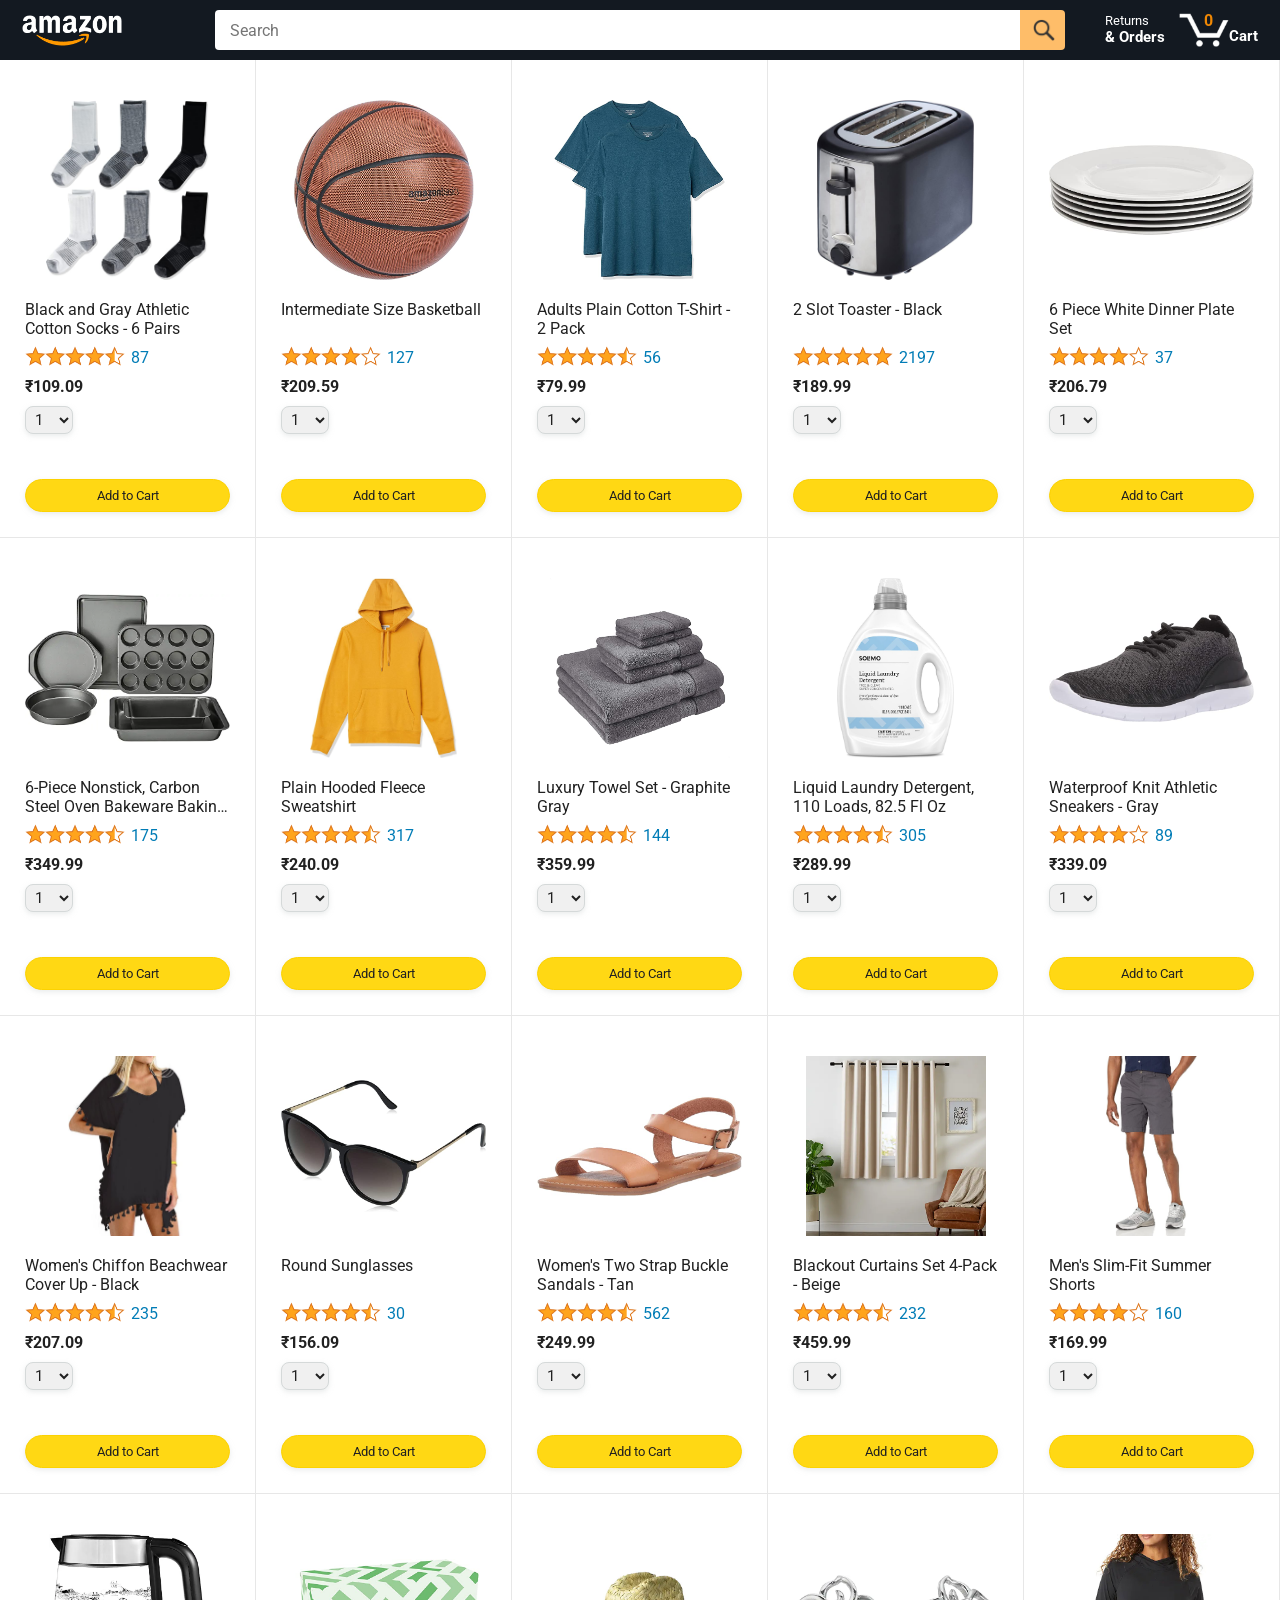
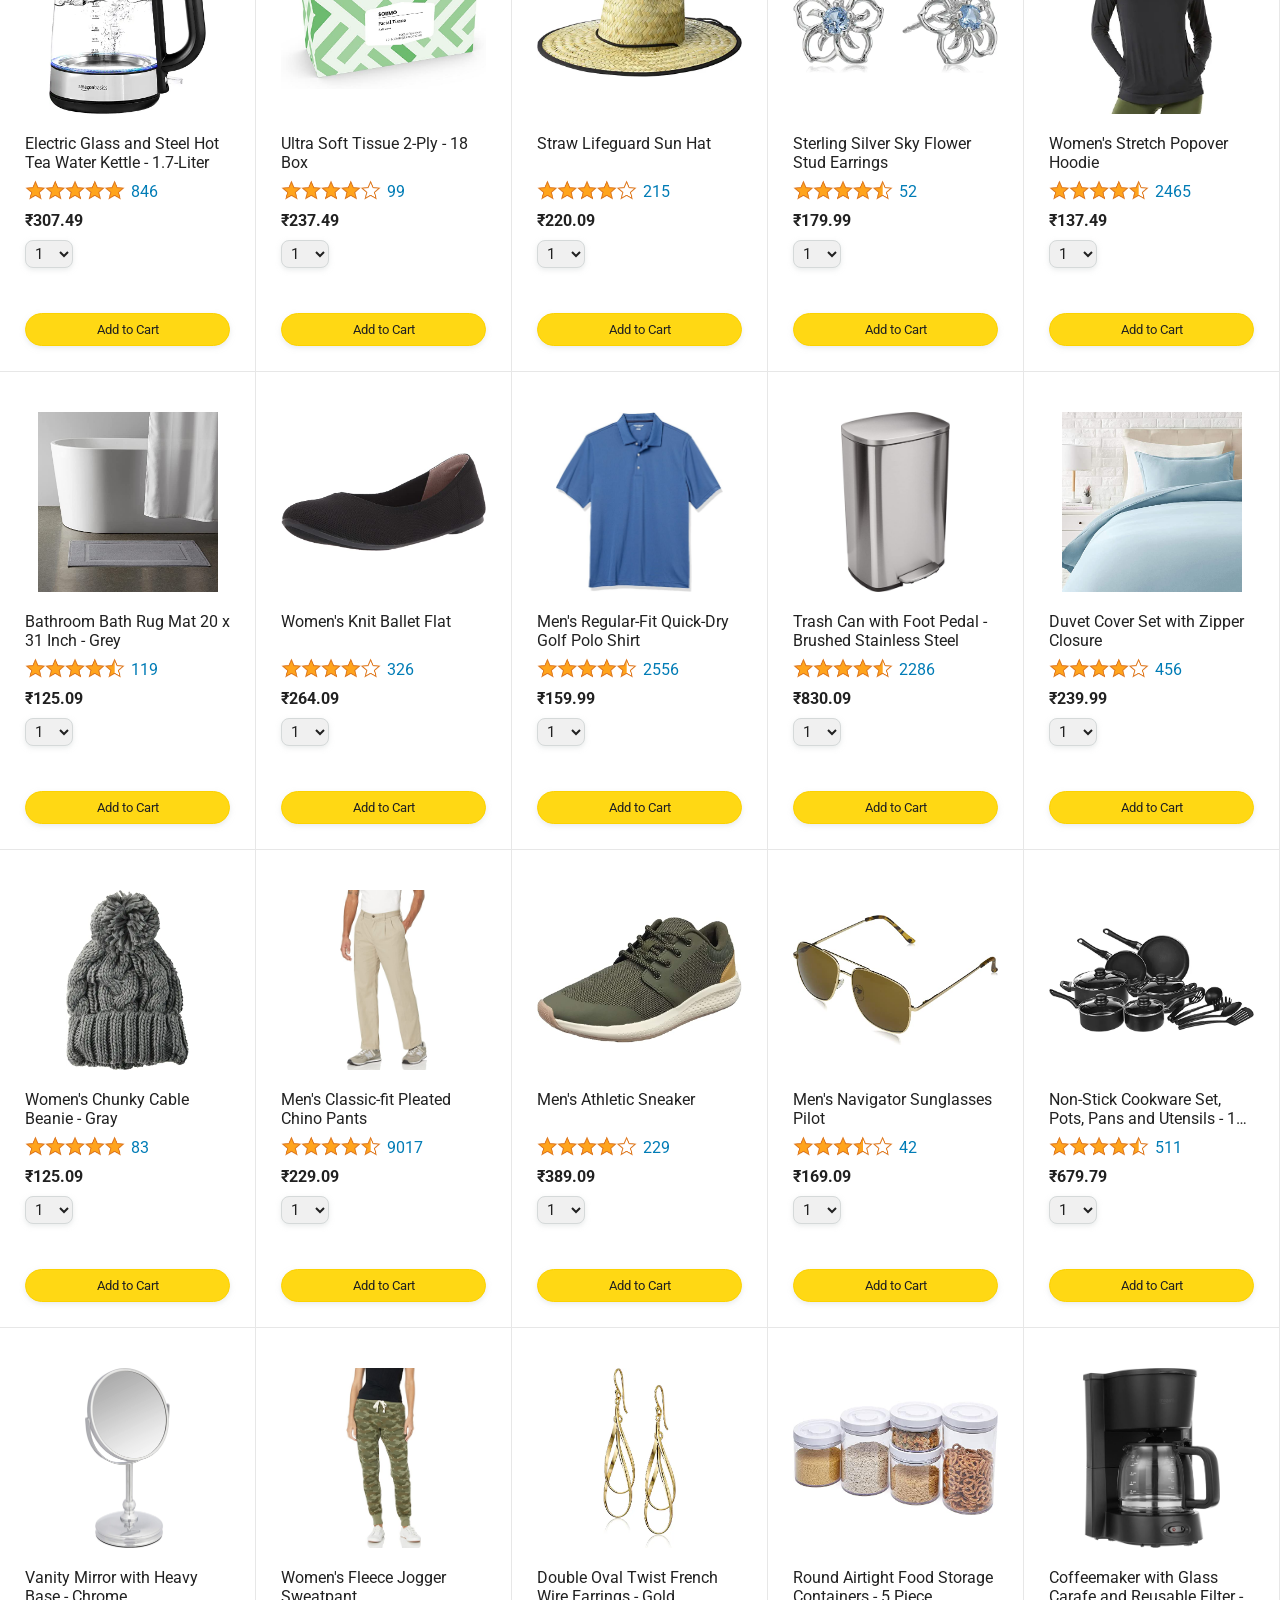
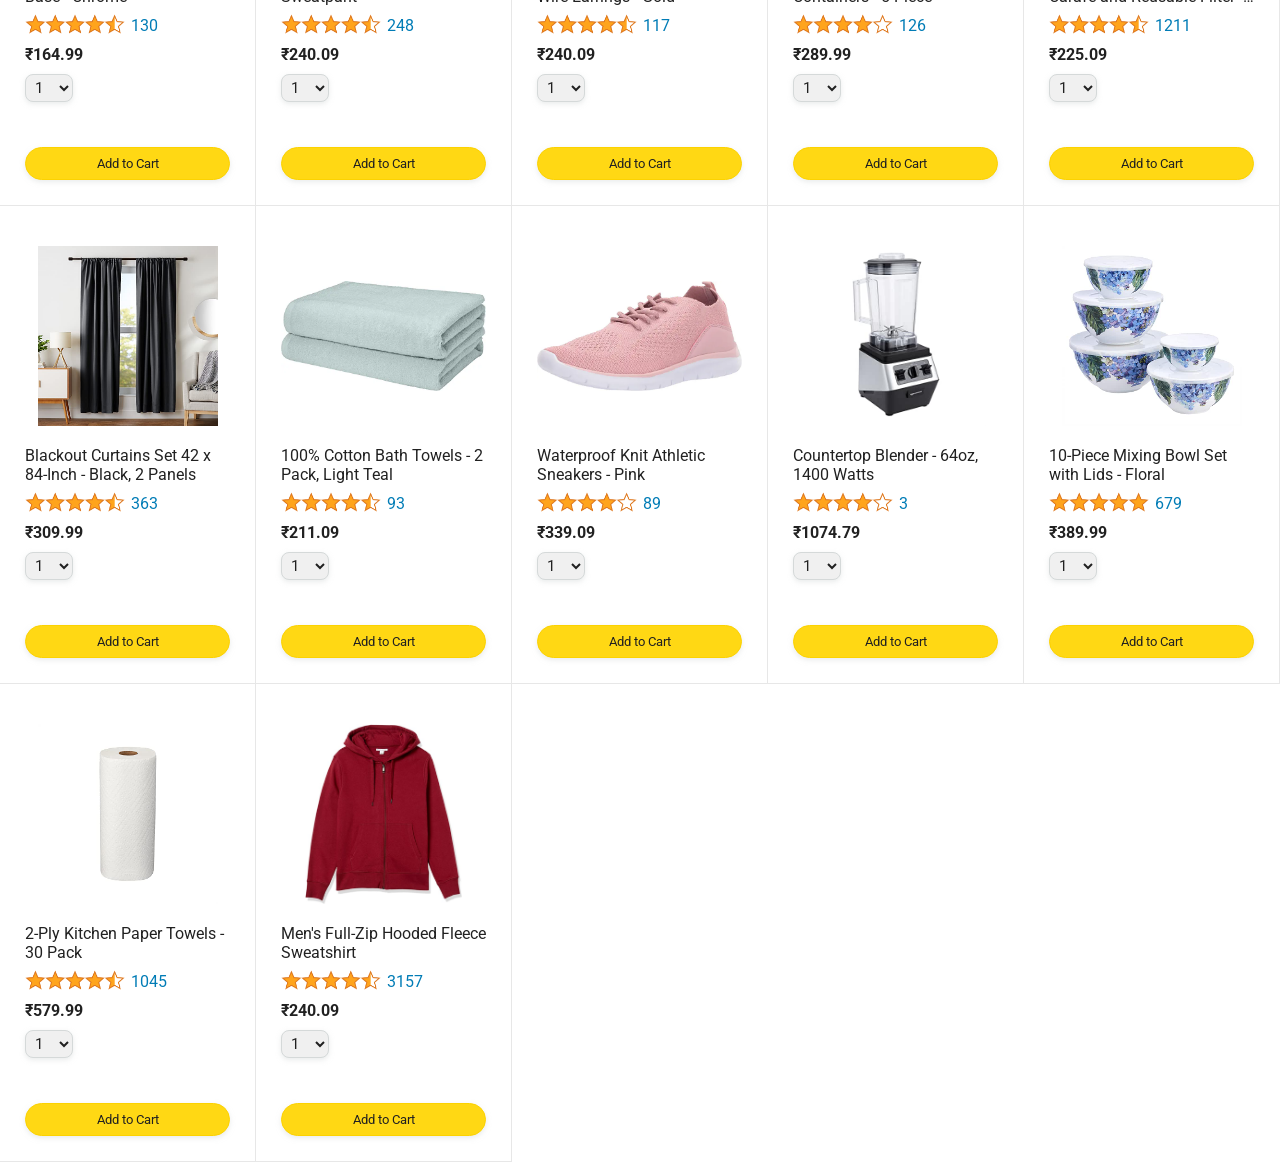
<file: index.html>
<!DOCTYPE html>
<html>
  <head>
    <title>Amazon Project</title>

    <!-- This code is needed for responsive design to work.
      (Responsive design = make the website look good on
      smaller screen sizes like a phone or a tablet). -->
    <meta name="viewport" content="width=device-width, initial-scale=1">

    <!-- Load a font called Roboto from Google Fonts. -->
    <link rel="preconnect" href="https://fonts.googleapis.com">
    <link rel="preconnect" href="https://fonts.gstatic.com" crossorigin>
    <link href="https://fonts.googleapis.com/css2?family=Roboto:wght@400;500;700&display=swap" rel="stylesheet">

    <!-- Here are the CSS files for this page. -->
    <link rel="stylesheet" href="styles/shared/general.css">
    <link rel="stylesheet" href="styles/shared/amazon-header.css">
    <link rel="stylesheet" href="styles/pages/amazon.css">
  </head>
  <body>
    <div class="amazon-header">
      <div class="amazon-header-left-section">
        <a href="index.html" class="header-link">
          <img class="amazon-logo"
            src="images/amazon-logo-white.png">
          <img class="amazon-mobile-logo"
            src="images/amazon-mobile-logo-white.png">
        </a>
      </div>

      <div class="amazon-header-middle-section">
        <input class="search-bar" type="text" placeholder="Search">

        <button class="search-button">
          <img class="search-icon" src="images/icons/search-icon.png">
        </button>
      </div>

      <div class="amazon-header-right-section">
        <a class="orders-link header-link" href="orders.html">
          <span class="returns-text">Returns</span>
          <span class="orders-text">& Orders</span>
        </a>

        <a class="cart-link header-link" href="checkout.html">
          <img class="cart-icon" src="images/icons/cart-icon.png">
          <div class="cart-quantity js-cart-quantity">0</div>
          <div class="cart-text">Cart</div>
        </a>
      </div>
    </div>

    <div class="main">
      <div class="products-grid js-products-grid">
      </div>
    </div>

<!--     <div>
       <a href="./index.html">
    <img src="amazon-logo.png" alt="Amazon Logo" id="logo" />
  </a>
    </div> -->

    <script type="module" src="scripts/amazon.js"></script>
  </body>
</html>
</file>
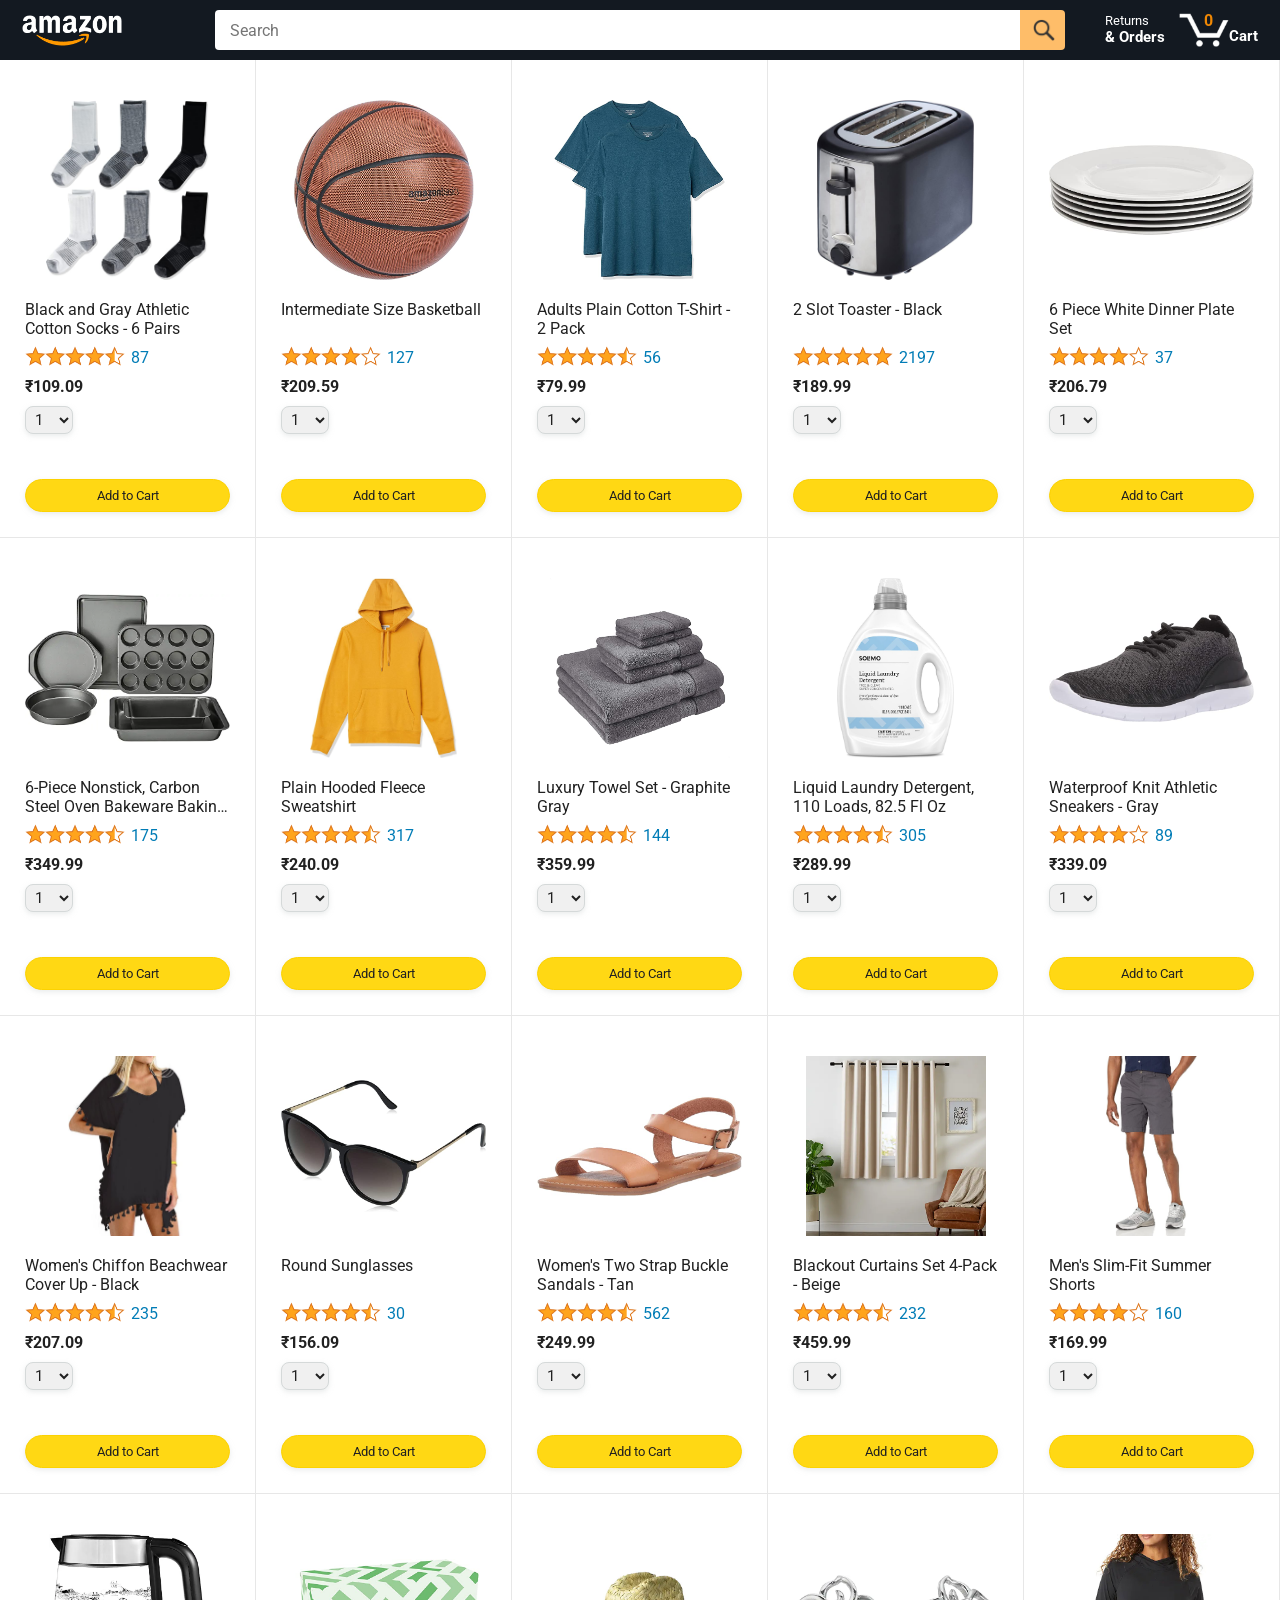
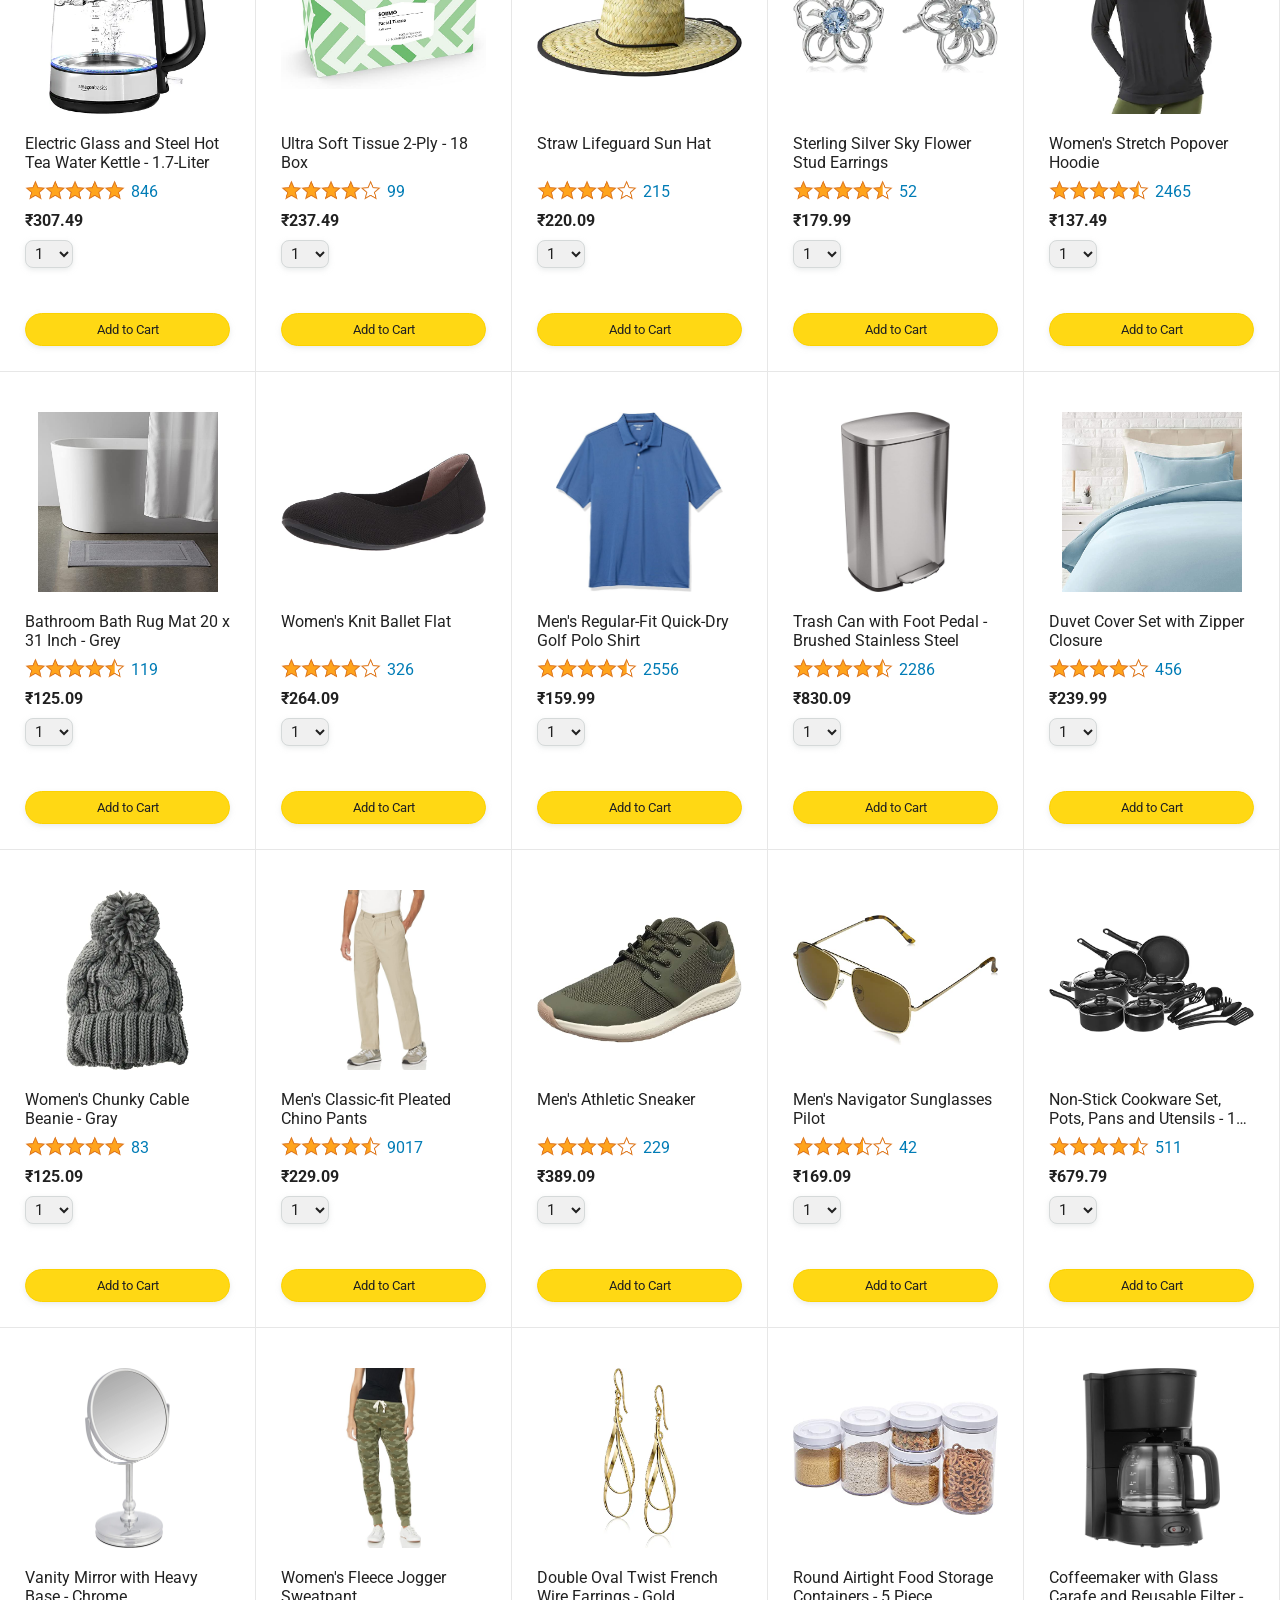
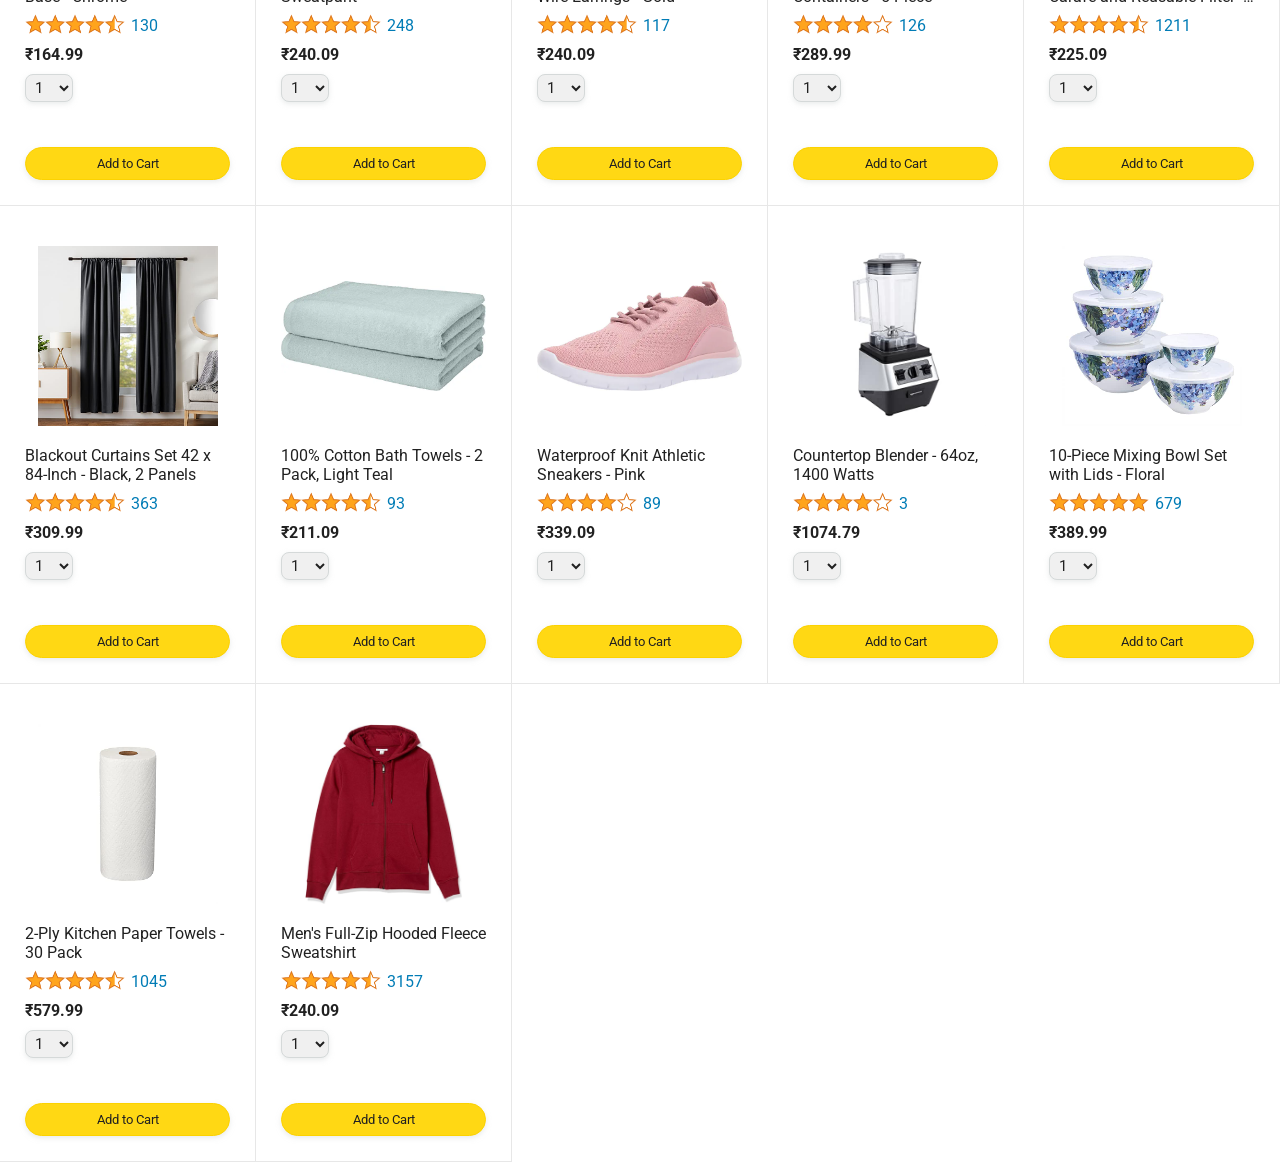
<file: amazon.html>
<!DOCTYPE html>
<html>
  <head>
    <title>Amazon Project</title>

    <!-- This code is needed for responsive design to work.
      (Responsive design = make the website look good on
      smaller screen sizes like a phone or a tablet). -->
    <meta name="viewport" content="width=device-width, initial-scale=1">

    <!-- Load a font called Roboto from Google Fonts. -->
    <link rel="preconnect" href="https://fonts.googleapis.com">
    <link rel="preconnect" href="https://fonts.gstatic.com" crossorigin>
    <link href="https://fonts.googleapis.com/css2?family=Roboto:wght@400;500;700&display=swap" rel="stylesheet">

    <!-- Here are the CSS files for this page. -->
    <link rel="stylesheet" href="styles/shared/general.css">
    <link rel="stylesheet" href="styles/shared/amazon-header.css">
    <link rel="stylesheet" href="styles/pages/amazon.css">
  </head>
  <body>
    <div class="amazon-header">
      <div class="amazon-header-left-section">
        <a href="amazon.html" class="header-link">
          <img class="amazon-logo"
            src="images/amazon-logo-white.png">
          <img class="amazon-mobile-logo"
            src="images/amazon-mobile-logo-white.png">
        </a>
      </div>

      <div class="amazon-header-middle-section">
        <input class="search-bar" type="text" placeholder="Search">

        <button class="search-button">
          <img class="search-icon" src="images/icons/search-icon.png">
        </button>
      </div>

      <div class="amazon-header-right-section">
        <a class="orders-link header-link" href="orders.html">
          <span class="returns-text">Returns</span>
          <span class="orders-text">& Orders</span>
        </a>

        <a class="cart-link header-link" href="checkout.html">
          <img class="cart-icon" src="images/icons/cart-icon.png">
          <div class="cart-quantity js-cart-quantity">0</div>
          <div class="cart-text">Cart</div>
        </a>
      </div>
    </div>

    <div class="main">
      <div class="products-grid js-products-grid">
      </div>
    </div>

    <script type="module" src="scripts/amazon.js"></script>
  </body>
</html>
</file>
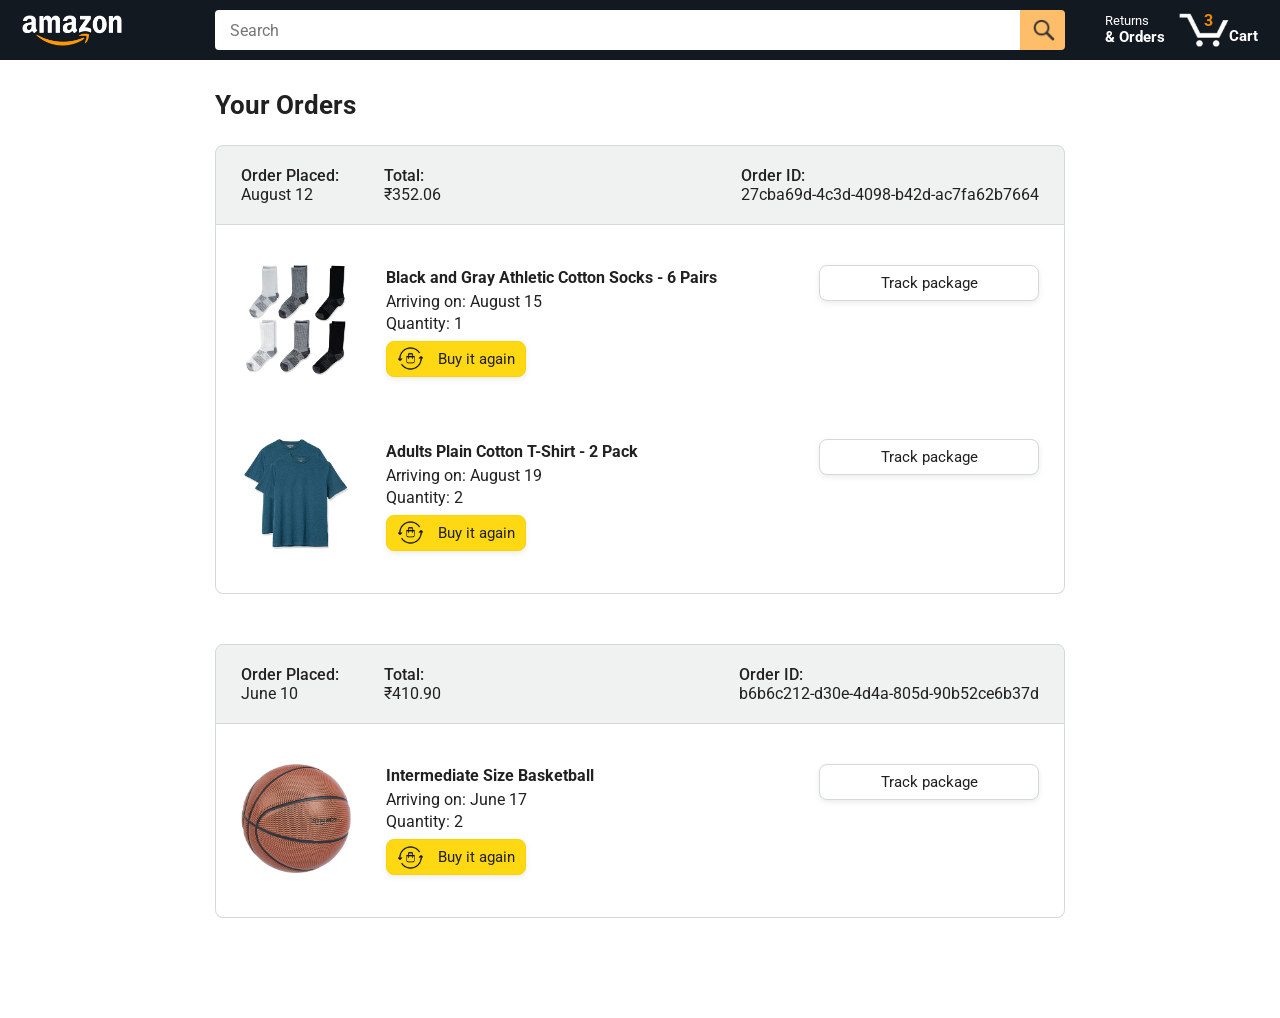
<file: orders.html>
<!DOCTYPE html>
<html>
  <head>
    <title>Orders</title>

    <!-- This code is needed for responsive design to work.
      (Responsive design = make the website look good on
      smaller screen sizes like a phone or a tablet). -->
    <meta name="viewport" content="width=device-width, initial-scale=1">

    <!-- Load a font called Roboto from Google Fonts. -->
    <link rel="preconnect" href="https://fonts.googleapis.com">
    <link rel="preconnect" href="https://fonts.gstatic.com" crossorigin>
    <link href="https://fonts.googleapis.com/css2?family=Roboto:wght@400;500;700&display=swap" rel="stylesheet">

    <!-- Here are the CSS files for this page. -->
    <link rel="stylesheet" href="styles/shared/general.css">
    <link rel="stylesheet" href="styles/shared/amazon-header.css">
    <link rel="stylesheet" href="styles/pages/orders.css">
  </head>
  <body>
    <div class="amazon-header">
      <div class="amazon-header-left-section">
        <a href="index.html" class="header-link">
          <img class="amazon-logo"
            src="images/amazon-logo-white.png">
          <img class="amazon-mobile-logo"
            src="images/amazon-mobile-logo-white.png">
        </a>
      </div>

      <div class="amazon-header-middle-section">
        <input class="search-bar" type="text" placeholder="Search">

        <button class="search-button">
          <img class="search-icon" src="images/icons/search-icon.png">
        </button>
      </div>

      <div class="amazon-header-right-section">
        <a class="orders-link header-link" href="orders.html">
          <span class="returns-text">Returns</span>
          <span class="orders-text">& Orders</span>
        </a>

        <a class="cart-link header-link" href="checkout.html">
          <img class="cart-icon" src="images/icons/cart-icon.png">
          <div class="cart-quantity">3</div>
          <div class="cart-text">Cart</div>
        </a>
      </div>
    </div>

    <div class="main">
      <div class="page-title">Your Orders</div>

      <div class="orders-grid">
        <div class="order-container">
          
          <div class="order-header">
            <div class="order-header-left-section">
              <div class="order-date">
                <div class="order-header-label">Order Placed:</div>
                <div>August 12</div>
              </div>
              <div class="order-total">
                <div class="order-header-label">Total:</div>
                <div>₹352.06</div>
              </div>
            </div>

            <div class="order-header-right-section">
              <div class="order-header-label">Order ID:</div>
              <div>27cba69d-4c3d-4098-b42d-ac7fa62b7664</div>
            </div>
          </div>

          <div class="order-details-grid">
            <div class="product-image-container">
              <img src="images/products/athletic-cotton-socks-6-pairs.jpg">
            </div>

            <div class="product-details">
              <div class="product-name">
                Black and Gray Athletic Cotton Socks - 6 Pairs
              </div>
              <div class="product-delivery-date">
                Arriving on: August 15
              </div>
              <div class="product-quantity">
                Quantity: 1
              </div>
              <button class="buy-again-button button-primary">
                <img class="buy-again-icon" src="images/icons/buy-again.png">
                <span class="buy-again-message">Buy it again</span>
              </button>
            </div>

            <div class="product-actions">
              <a href="tracking.html">
                <button class="track-package-button button-secondary">
                  Track package
                </button>
              </a>
            </div>

            <div class="product-image-container">
              <img src="images/products/adults-plain-cotton-tshirt-2-pack-teal.jpg">
            </div>

            <div class="product-details">
              <div class="product-name">
                Adults Plain Cotton T-Shirt - 2 Pack
              </div>
              <div class="product-delivery-date">
                Arriving on: August 19
              </div>
              <div class="product-quantity">
                Quantity: 2
              </div>
              <button class="buy-again-button button-primary">
                <img class="buy-again-icon" src="images/icons/buy-again.png">
                <span class="buy-again-message">Buy it again</span>
              </button>
            </div>

            <div class="product-actions">
              <a href="tracking.html">
                <button class="track-package-button button-secondary">
                  Track package
                </button>
              </a>
            </div>
          </div>
        </div>

        <div class="order-container">

          <div class="order-header">
            <div class="order-header-left-section">
              <div class="order-date">
                <div class="order-header-label">Order Placed:</div>
                <div>June 10</div>
              </div>
              <div class="order-total">
                <div class="order-header-label">Total:</div>
                <div>₹410.90</div>
              </div>
            </div>

            <div class="order-header-right-section">
              <div class="order-header-label">Order ID:</div>
              <div>b6b6c212-d30e-4d4a-805d-90b52ce6b37d</div>
            </div>
          </div>

          <div class="order-details-grid">
            <div class="product-image-container">
              <img src="images/products/intermediate-composite-basketball.jpg">
            </div>

            <div class="product-details">
              <div class="product-name">
                Intermediate Size Basketball
              </div>
              <div class="product-delivery-date">
                Arriving on: June 17
              </div>
              <div class="product-quantity">
                Quantity: 2
              </div>
              <button class="buy-again-button button-primary">
                <img class="buy-again-icon" src="images/icons/buy-again.png">
                <span class="buy-again-message">Buy it again</span>
              </button>
            </div>

            <div class="product-actions">
              <a href="tracking.html">
                <button class="track-package-button button-secondary">
                  Track package
                </button>
              </a>
            </div>
          </div>
        </div>
      </div>
    </div>
  </body>
</html>
</file>
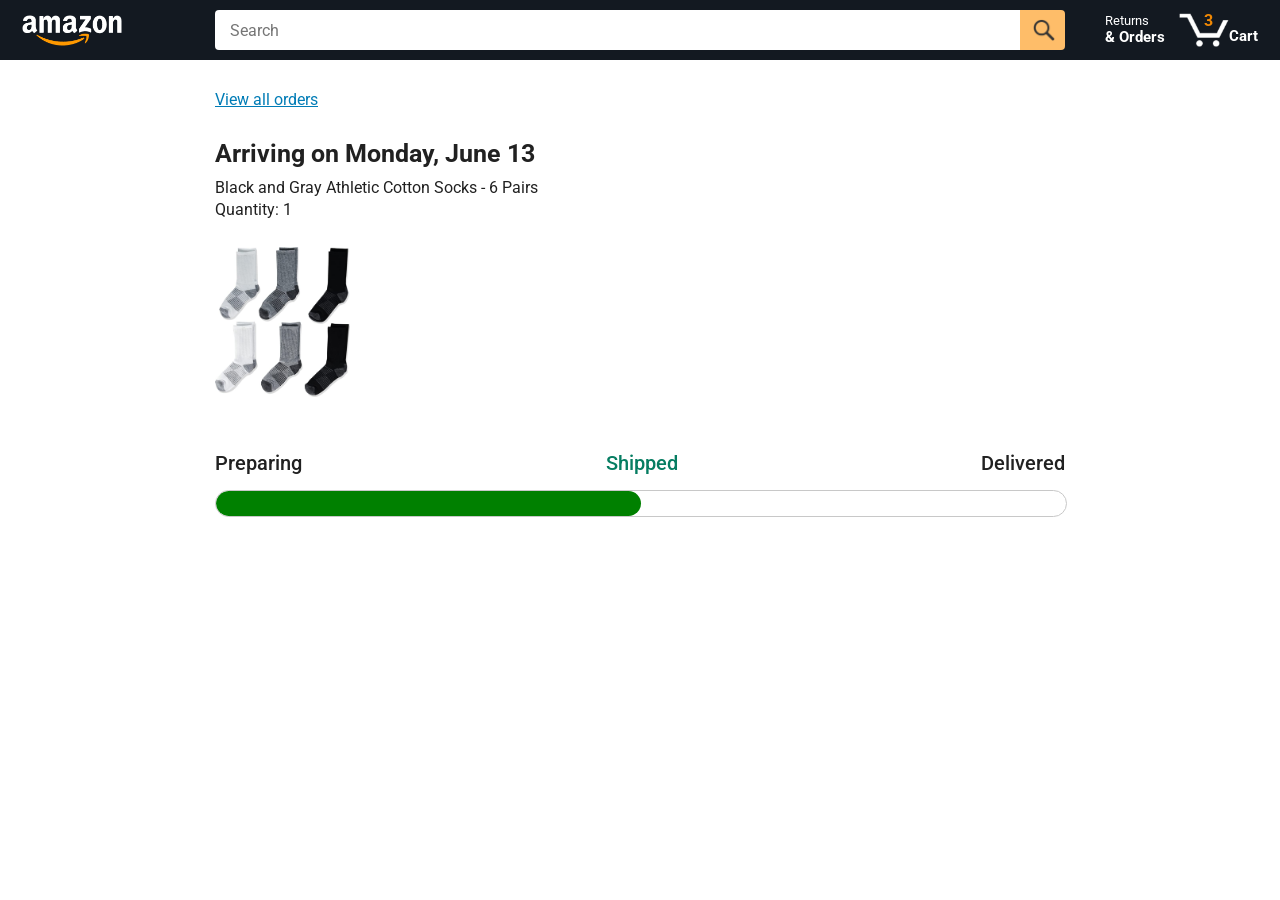
<file: tracking.html>
<!DOCTYPE html>
<html>
  <head>
    <title>Tracking</title>

    <!-- This code is needed for responsive design to work.
      (Responsive design = make the website look good on
      smaller screen sizes like a phone or a tablet). -->
    <meta name="viewport" content="width=device-width, initial-scale=1">

    <!-- Load a font called Roboto from Google Fonts. -->
    <link rel="preconnect" href="https://fonts.googleapis.com">
    <link rel="preconnect" href="https://fonts.gstatic.com" crossorigin>
    <link href="https://fonts.googleapis.com/css2?family=Roboto:wght@400;500;700&display=swap" rel="stylesheet">

    <!-- Here are the CSS files for this page. -->
    <link rel="stylesheet" href="styles/shared/general.css">
    <link rel="stylesheet" href="styles/shared/amazon-header.css">
    <link rel="stylesheet" href="styles/pages/tracking.css">
  </head>
  <body>
    <div class="amazon-header">
      <div class="amazon-header-left-section">
        <a href="index.html" class="header-link">
          <img class="amazon-logo"
            src="images/amazon-logo-white.png">
          <img class="amazon-mobile-logo"
            src="images/amazon-mobile-logo-white.png">
        </a>
      </div>

      <div class="amazon-header-middle-section">
        <input class="search-bar" type="text" placeholder="Search">

        <button class="search-button">
          <img class="search-icon" src="images/icons/search-icon.png">
        </button>
      </div>

      <div class="amazon-header-right-section">
        <a class="orders-link header-link" href="orders.html">
          <span class="returns-text">Returns</span>
          <span class="orders-text">& Orders</span>
        </a>

        <a class="cart-link header-link" href="checkout.html">
          <img class="cart-icon" src="images/icons/cart-icon.png">
          <div class="cart-quantity">3</div>
          <div class="cart-text">Cart</div>
        </a>
      </div>
    </div>

    <div class="main">
      <div class="order-tracking">
        <a class="back-to-orders-link link-primary" href="orders.html">
          View all orders
        </a>

        <div class="delivery-date">
          Arriving on Monday, June 13
        </div>

        <div class="product-info">
          Black and Gray Athletic Cotton Socks - 6 Pairs
        </div>

        <div class="product-info">
          Quantity: 1
        </div>

        <img class="product-image" src="images/products/athletic-cotton-socks-6-pairs.jpg">

        <div class="progress-labels-container">
          <div class="progress-label">
            Preparing
          </div>
          <div class="progress-label current-status">
            Shipped
          </div>
          <div class="progress-label">
            Delivered
          </div>
        </div>

        <div class="progress-bar-container">
          <div class="progress-bar"></div>
        </div>
      </div>
    </div>
  </body>
</html>
</file>
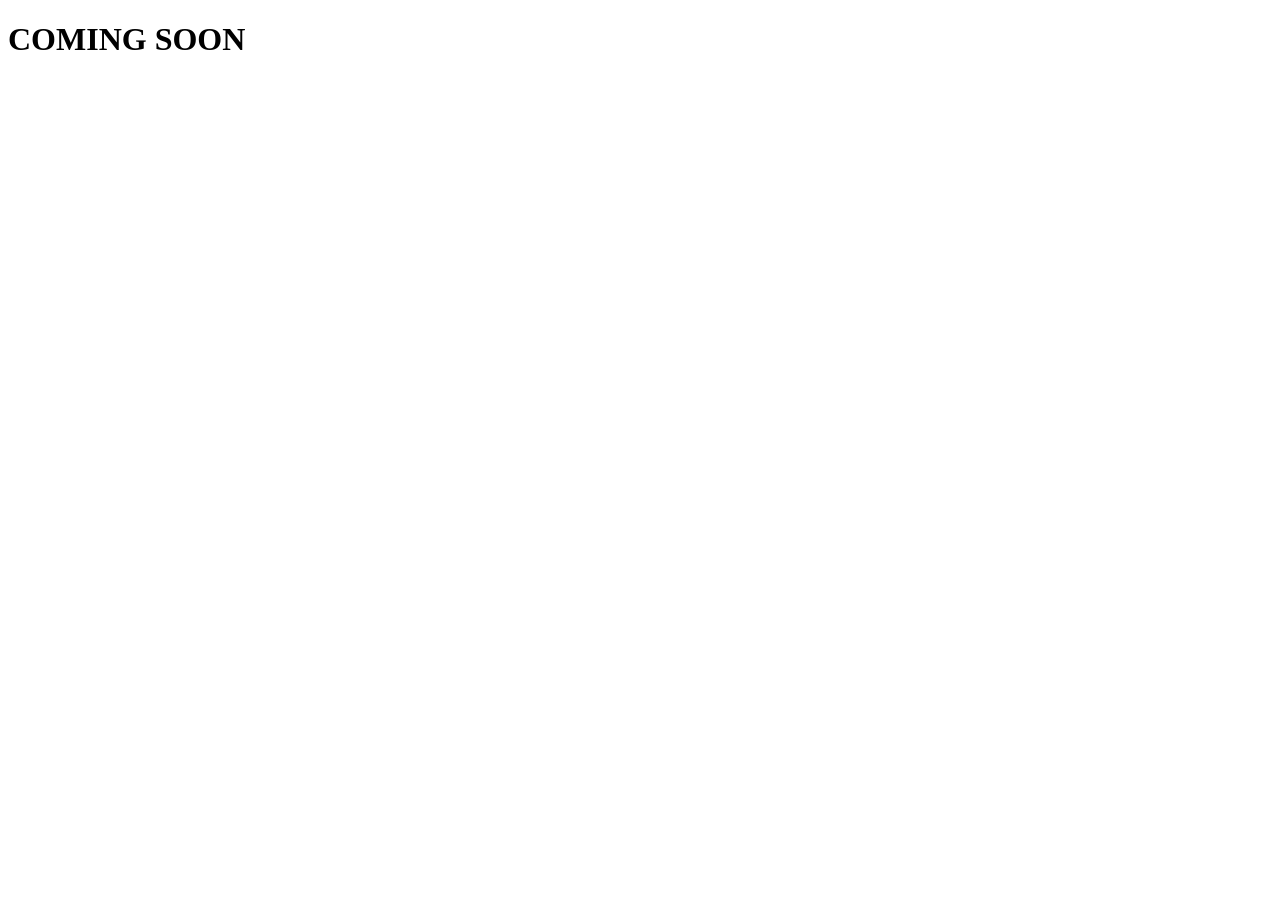
<file: javascript-amazon-project-main/orders.html>
<!DOCTYPE html>
<html lang="en">
<head>
  <meta charset="UTF-8">
  <meta name="viewport" content="width=device-width, initial-scale=1.0">
  <title>Document</title>
</head>
<body>
  <H1><b>COMING SOON</b></H1>
</body>
</html>
</file>
<file: styles/shared/general.css>
body {
  font-family: Roboto, Arial;
  color: rgb(33, 33, 33);
  /* The <body> element has a default margin of 8px
     on all sides. This removes the default margins. */
  margin: 0;
}

/* <p> elements have a default margin on the top
   and bottom. This removes the default margins. */
p {
  margin: 0;
}

button {
  cursor: pointer;
}

select {
  cursor: pointer;
}

input, select, button {
  font-family: Roboto, Arial;
}

.button-primary {
  color: rgb(33, 33, 33);
  background-color: rgb(255, 216, 20);
  border: 1px solid rgb(252, 210, 0);
  border-radius: 8px;
  cursor: pointer;
  box-shadow: 0 2px 5px rgba(213, 217, 217, 0.5);
}

.button-primary:hover {
  background-color: rgb(247, 202, 0);
  border: 1px solid rgb(242, 194, 0);
}

.button-primary:active {
  background: rgb(255, 216, 20);
  border-color: rgb(252, 210, 0);
  box-shadow: none;
}

.button-secondary {
  color: rgb(33, 33, 33);
  background: white;
  border: 1px solid rgb(213, 217, 217);
  border-radius: 8px;
  cursor: pointer;
  box-shadow: 0 2px 5px rgba(213, 217, 217, 0.5);
}

.button-secondary:hover {
  background-color: rgb(247, 250, 250);
}

.button-secondary:active {
  background-color: rgb(237, 253, 255);
  box-shadow: none;
}

/* These styles will limit text to 2 lines. Anything
   beyond 2 lines will be replaced with "..."
   You can find this code by using an A.I. tool or by
   searching in Google.
   https://css-tricks.com/almanac/properties/l/line-clamp/ */
.limit-text-to-2-lines {
  display: -webkit-box;
  -webkit-line-clamp: 2;
  -webkit-box-orient: vertical;
  overflow: hidden;
}

.link-primary {
  color: rgb(1, 124, 182);
  cursor: pointer;
}

.link-primary:hover {
  color: rgb(196, 80, 0);
}

/* Styles for dropdown selectors. */
select {
  color: rgb(33, 33, 33);
  background-color: rgb(240, 240, 240);
  border: 1px solid rgb(213, 217, 217);
  border-radius: 8px;
  padding: 3px 5px;
  font-size: 15px;
  cursor: pointer;
  box-shadow: 0 2px 5px rgba(213, 217, 217, 0.5);
}

select:focus,
input:focus {
  outline: 2px solid rgb(255, 153, 0);
}
</file>
<file: styles/shared/amazon-header.css>
.amazon-header {
  background-color: rgb(19, 25, 33);
  color: white;
  padding-left: 15px;
  padding-right: 15px;

  display: flex;
  align-items: center;
  justify-content: space-between;

  position: fixed;
  top: 0;
  left: 0;
  right: 0;
  height: 60px;
}

.amazon-header-left-section {
  width: 180px;
}

@media (max-width: 800px) {
  .amazon-header-left-section {
    width: unset;
  }
}

.header-link {
  display: inline-block;
  padding: 6px;
  border-radius: 2px;
  cursor: pointer;
  text-decoration: none;
  border: 1px solid rgba(0, 0, 0, 0);
}

.header-link:hover {
  border: 1px solid white;
}

.amazon-logo {
  width: 100px;
  margin-top: 5px;
}

.amazon-mobile-logo {
  display: none;
}

@media (max-width: 575px) {
  .amazon-logo {
    display: none;
  }

  .amazon-mobile-logo {
    display: block;
    height: 35px;
    margin-top: 5px;
  }
}

.amazon-header-middle-section {
  flex: 1;
  max-width: 850px;
  margin-left: 10px;
  margin-right: 10px;
  display: flex;
}

.search-bar {
  flex: 1;
  width: 0;
  font-size: 16px;
  height: 38px;
  padding-left: 15px;
  border: none;
  border-top-left-radius: 4px;
  border-bottom-left-radius: 4px;
  border-top-right-radius: 0;
  border-bottom-right-radius: 0;
}

.search-button {
  background-color: rgb(254, 189, 105);
  border: none;
  width: 45px;
  height: 40px;
  border-top-right-radius: 4px;
  border-bottom-right-radius: 4px;
  flex-shrink: 0;
}

.search-icon {
  height: 22px;
  margin-left: 2px;
  margin-top: 3px;
}

.amazon-header-right-section {
  width: 180px;
  flex-shrink: 0;
  display: flex;
  justify-content: end;
}

.orders-link {
  color: white;
}

.returns-text {
  display: block;
  font-size: 13px;
}

.orders-text {
  display: block;
  font-size: 15px;
  font-weight: 700;
}

.cart-link {
  color: white;
  display: flex;
  align-items: center;
  position: relative;
}

.cart-icon {
  width: 50px;
}

.cart-text {
  margin-top: 12px;
  font-size: 15px;
  font-weight: 700;
}

.cart-quantity {
  color: rgb(240, 136, 4);
  font-size: 16px;
  font-weight: 700;

  position: absolute;
  top: 4px;
  left: 22px;
  
  width: 26px;
  text-align: center;
}
</file>
<file: styles/pages/amazon.css>
.main {
  margin-top: 60px;
}

.products-grid {
  display: grid;

  /* - In CSS Grid, 1fr means a column will take up the
       remaining space in the grid.
     - If we write 1fr 1fr ... 1fr; 8 times, this will
       divide the grid into 8 columns, each taking up an
       equal amount of the space.
     - repeat(8, 1fr); is a shortcut for repeating "1fr"
       8 times (instead of typing out "1fr" 8 times).
       repeat(...) is a special property that works with
       display: grid; */
  grid-template-columns: repeat(8, 1fr);
}

/* @media is used to create responsive design (making the
   website look good on any screen size). This @media
   means when the screen width is 2000px or less, we
   will divide the grid into 7 columns instead of 8. */
@media (max-width: 2000px) {
  .products-grid {
    grid-template-columns: repeat(7, 1fr);
  }
}

/* This @media means when the screen width is 1600px or
   less, we will divide the grid into 6 columns. */
@media (max-width: 1600px) {
  .products-grid {
    grid-template-columns: repeat(6, 1fr);
  }
}

@media (max-width: 1300px) {
  .products-grid {
    grid-template-columns: repeat(5, 1fr);
  }
}

@media (max-width: 1000px) {
  .products-grid {
    grid-template-columns: repeat(4, 1fr);
  }
}

@media (max-width: 800px) {
  .products-grid {
    grid-template-columns: repeat(3, 1fr);
  }
}

@media (max-width: 575px) {
  .products-grid {
    grid-template-columns: repeat(2, 1fr);
  }
}

@media (max-width: 450px) {
  .products-grid {
    grid-template-columns: 1fr;
  }
}

.product-container {
  padding-top: 40px;
  padding-bottom: 25px;
  padding-left: 25px;
  padding-right: 25px;

  border-right: 1px solid rgb(231, 231, 231);
  border-bottom: 1px solid rgb(231, 231, 231);

  display: flex;
  flex-direction: column;
}

.product-image-container {
  display: flex;
  justify-content: center;
  align-items: center;

  height: 180px;
  margin-bottom: 20px;
}

.product-image {
  /* Images will overflow their container by default. To
    prevent this, we set max-width and max-height to 100%
    so they stay inside their container. */
  max-width: 100%;
  max-height: 100%;
}

.product-name {
  height: 40px;
  margin-bottom: 5px;
}

.product-rating-container {
  display: flex;
  align-items: center;
  margin-bottom: 10px;
}

.product-rating-stars {
  width: 100px;
  margin-right: 6px;
}

.product-rating-count {
  color: rgb(1, 124, 182);
  cursor: pointer;
  margin-top: 3px;
}

.product-price {
  font-weight: 700;
  margin-bottom: 10px;
}

.product-quantity-container {
  margin-bottom: 17px;
}

.product-spacer {
  flex: 1;
}

.added-to-cart {
  color: rgb(6, 125, 98);
  font-size: 16px;

  display: flex;
  align-items: center;
  margin-bottom: 8px;

  /* At first, the "Added to cart" message will
     be invisible. Use JavaScript to change the
     opacity and make it visible. */
  opacity: 0;
}

.added-to-cart img {
  height: 20px;
  margin-right: 5px;
}

.add-to-cart-button {
  width: 100%;
  padding: 8px;
  border-radius: 50px;
}
</file>
<file: styles/pages/orders.css>
.main {
    max-width: 850px;
    margin-top: 90px;
    margin-bottom: 100px;
    padding-left: 20px;
    padding-right: 20px;
  
    /* margin-left: auto;
       margin-right auto;
       Is a trick for centering an element horizontally
       without needing a container. */
    margin-left: auto;
    margin-right: auto;
  }
  
  .page-title {
    font-weight: 700;
    font-size: 26px;
    margin-bottom: 25px;
  }
  
  .orders-grid {
    display: grid;
    grid-template-columns: 1fr;
    row-gap: 50px;
  }
  
  .order-header {
    background-color: rgb(240, 242, 242);
    border: 1px solid rgb(213, 217, 217);
  
    display: flex;
    align-items: center;
    justify-content: space-between;
  
    padding: 20px 25px;
    border-top-left-radius: 8px;
    border-top-right-radius: 8px;
  }
  
  .order-header-left-section {
    display: flex;
    flex-shrink: 0;
  }
  
  .order-header-label {
    font-weight: 500;
  }
  
  .order-date,
  .order-total {
    margin-right: 45px;
  }
  
  .order-header-right-section {
    flex-shrink: 1;
  }
  
  @media (max-width: 575px) {
    .order-header {
      flex-direction: column;
      align-items: start;
      line-height: 23px;
      padding: 15px;
    }
  
    .order-header-left-section {
      flex-direction: column;
    }
  
    .order-header-label {
      margin-right: 5px;
    }
  
    .order-date,
    .order-total {
      display: grid;
      grid-template-columns: auto 1fr;
      margin-right: 0;
    }
  
    .order-header-right-section {
      display: grid;
      grid-template-columns: auto 1fr;
    }
  }
  
  .order-details-grid {
    padding: 40px 25px;
    border: 1px solid rgb(213, 217, 217);
    border-top: none;
    border-bottom-left-radius: 8px;
    border-bottom-right-radius: 8px;
  
    display: grid;
    grid-template-columns: 110px 1fr 220px;
    column-gap: 35px;
    row-gap: 60px;
    align-items: center;
  }
  
  @media (max-width: 800px) {
    .order-details-grid {
      grid-template-columns: 110px 1fr;
      row-gap: 0;
      padding-bottom: 8px;
    }
  }
  
  @media (max-width: 450px) {
    .order-details-grid {
      grid-template-columns: 1fr;
    }
  }
  
  .product-image-container {
    text-align: center;
  }
  
  .product-image-container img {
    max-width: 110px;
    max-height: 110px;
  }
  
  .product-name {
    font-weight: 700;
    margin-bottom: 5px;
  }
  
  .product-delivery-date {
    margin-bottom: 3px;
  }
  
  .product-quantity {
    margin-bottom: 8px;
  }
  
  .buy-again-button {
    font-size: 15px;
    width: 140px;
    height: 36px;
    border-radius: 8px;
  
    display: flex;
    align-items: center;
    justify-content: center;
  }
  
  .buy-again-icon {
    width: 25px;
    margin-right: 15px;
  }
  
  .product-actions {
    align-self: start;
  }
  
  .track-package-button {
    width: 100%;
    font-size: 15px;
    padding: 8px;
  }
  
  @media (max-width: 800px) {
    .buy-again-button {
      margin-bottom: 10px;
    }
  
    .product-actions {
      /* grid-column: 2 means this element will be placed
         in column 2 in the grid. (Normally, the column that
         an element is placed in is determined by the order
         of the elements in the HTML. grid-column overrides
         this default ordering). */
      grid-column: 2;
      margin-bottom: 30px;
    }
  
    .track-package-button {
      width: 140px;
    }
  }
  
  @media (max-width: 450px) {
    .product-image-container {
      text-align: center;
      margin-bottom: 25px;
    }
  
    .product-image-container img {
      max-width: 150px;
      max-height: 150px;
    }
  
    .product-name {
      margin-bottom: 10px;
    }
  
    .product-quantity {
      margin-bottom: 15px;
    }
  
    .buy-again-button {
      width: 100%;
      margin-bottom: 15px;
    }
  
    .product-actions {
      /* grid-column: auto; undos grid-column: 2; from above.
         This element will now be placed in its normal column
         in the grid. */
      grid-column: auto;
      margin-bottom: 70px;
    }
  
    .track-package-button {
      width: 100%;
      padding: 12px;
    }
  }
</file>
<file: styles/pages/tracking.css>
.main {
    max-width: 850px;
    margin-top: 90px;
    margin-bottom: 100px;
    padding-left: 30px;
    padding-right: 30px;
  
    /* margin-left: auto;
       margin-right auto;
       Is a trick for centering an element horizontally
       without needing a container. */
    margin-left: auto;
    margin-right: auto;
  }
  
  .back-to-orders-link {
    display: inline-block;
    margin-bottom: 30px;
  }
  
  .delivery-date {
    font-size: 25px;
    font-weight: 700;
    margin-bottom: 10px;
  }
  
  .product-info {
    margin-bottom: 3px;
  }
  
  .product-image {
    max-width: 150px;
    max-height: 150px;
    margin-top: 25px;
    margin-bottom: 50px;
  }
  
  .progress-labels-container {
    display: flex;
    justify-content: space-between;
    font-size: 20px;
    font-weight: 500;
    margin-bottom: 15px;
  }
  
  .current-status {
    color: rgb(6, 125, 98);
  }
  
  @media (max-width: 575px) {
    .progress-labels-container {
      font-size: 16px;
    }
  }
  
  @media (max-width: 450px) {
    .progress-labels-container {
      flex-direction: column;
      margin-bottom: 5px;
    }
  
    .progress-label {
      margin-bottom: 3px;
    }
  }
  
  .progress-bar-container {
    height: 25px;
    width: 100%;
  
    border: 1px solid rgb(200, 200, 200);
    border-radius: 50px;
    overflow: hidden;
  }
  
  .progress-bar {
    height: 100%;
    background-color: green;
    border-radius: 50px;
    width: 50%;
  }
</file>
